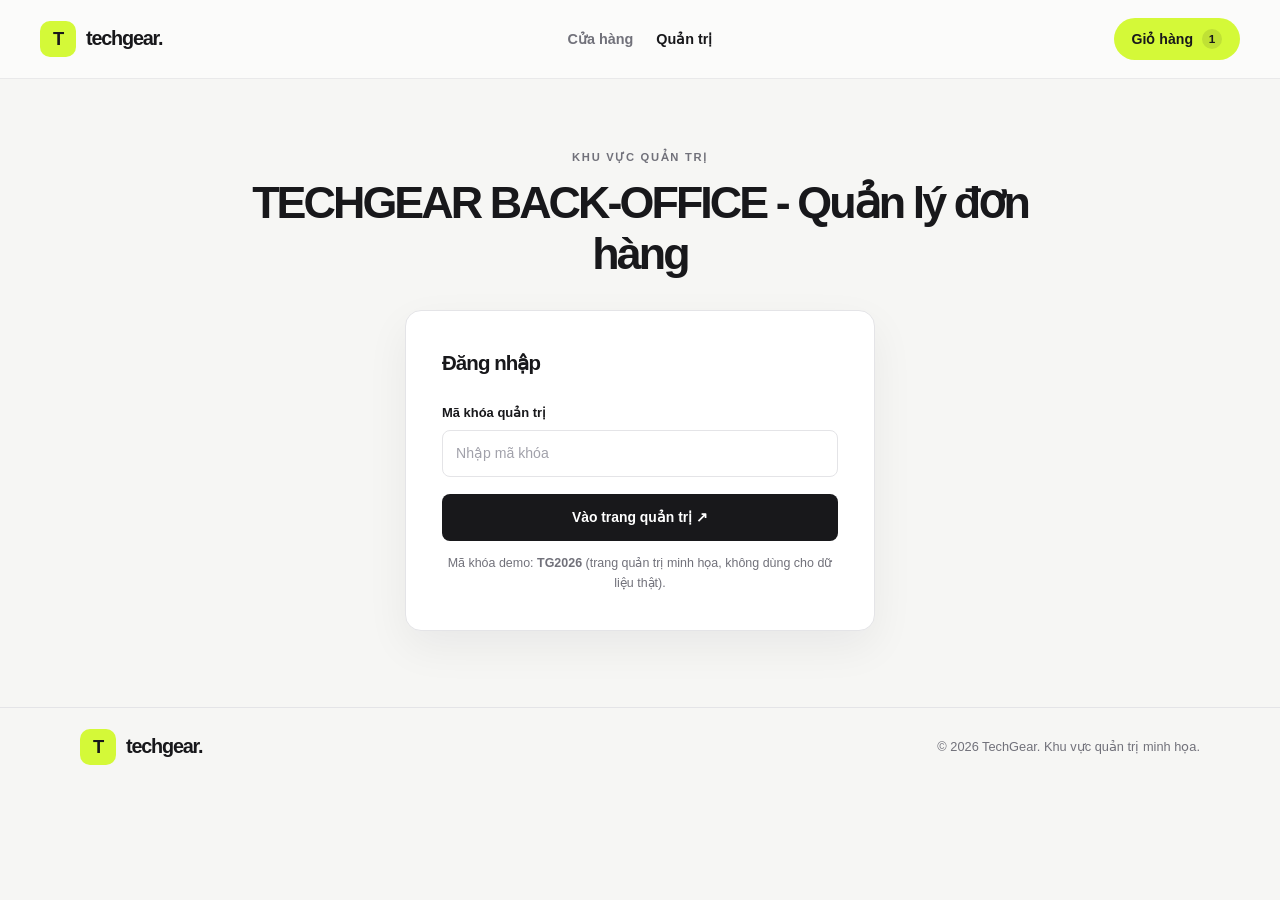
<file: admin.html>
<!DOCTYPE html>
<html lang="vi">
<head>
    <meta charset="UTF-8">
    <meta name="viewport" content="width=device-width, initial-scale=1.0">
    <meta name="description" content="Trang quản trị demo TechGear - quản lý đơn hàng.">
    <title>Quản trị | TechGear.</title>
    <link rel="stylesheet" href="css/style.css">
    <script src="store.js" defer></script>
</head>
<body>
    <header class="site-header">
        <nav class="navbar" aria-label="Điều hướng quản trị">
            <a class="brand" href="index.html" aria-label="TechGear - Trang chủ">
                <span class="brand-mark" aria-hidden="true">T</span>
                <span class="brand-name">techgear.</span>
            </a>
            <div class="admin-nav">
                <ul class="admin-tabs">
                    <li><a href="index.html">Cửa hàng</a></li>
                    <li><a href="admin.html" aria-current="page">Quản trị</a></li>
                </ul>
            </div>
            <div class="navbar-actions">
                <button class="cart-trigger" type="button" data-cart-trigger>Giỏ hàng <span class="cart-trigger-count" data-cart-count>1</span></button>
            </div>
        </nav>
    </header>

    <main class="container page-main">
        <div class="admin-title">
            <span class="eyebrow">KHU VỰC QUẢN TRỊ</span>
            <h1>TECHGEAR BACK-OFFICE - Quản lý đơn hàng</h1>
        </div>

        <section class="form-card admin-card" aria-labelledby="admin-login-title">
            <h2 id="admin-login-title">Đăng nhập</h2>
            <form data-admin-form>
                <div class="field">
                    <label for="admin-code">Mã khóa quản trị</label>
                    <input id="admin-code" name="admin-code" type="password" autocomplete="current-password" placeholder="Nhập mã khóa" required>
                </div>
                <button class="button-dark button-full" type="submit">Vào trang quản trị ↗</button>
                <p class="admin-hint">Mã khóa demo: <strong>TG2026</strong> (trang quản trị minh họa, không dùng cho dữ liệu thật).</p>
            </form>
        </section>

        <section class="admin-dashboard" data-admin-dashboard hidden aria-labelledby="orders-title">
            <h2 id="orders-title">Danh sách đơn hàng mẫu</h2>
            <div class="table-scroll">
                <table class="data-table">
                    <thead>
                        <tr>
                            <th scope="col">Mã đơn</th>
                            <th scope="col">Tên khách</th>
                            <th scope="col">Sản phẩm</th>
                            <th scope="col">Tổng tiền</th>
                            <th scope="col">Trạng thái</th>
                        </tr>
                    </thead>
                    <tbody>
                        <tr><td>#TG-2026-001</td><td>Nguyễn Minh Anh</td><td>Akko 5075B Plus</td><td>1.890.000đ</td><td><span class="status-pill">Hoàn tất</span></td></tr>
                        <tr><td>#TG-2026-002</td><td>Trần Hoàng Nam</td><td>Keychron K2 Wireless</td><td>2.190.000đ</td><td><span class="status-pill status-pill-pending">Đang xử lý</span></td></tr>
                        <tr><td>#TG-2026-003</td><td>Lê Thu Hà</td><td>Logitech G Pro X Superlight</td><td>3.290.000đ</td><td><span class="status-pill">Hoàn tất</span></td></tr>
                    </tbody>
                </table>
            </div>
        </section>
    </main>

    <footer class="site-footer">
        <div class="footer-inner">
            <a class="brand footer-brand" href="index.html"><span class="brand-mark" aria-hidden="true">T</span><span class="brand-name">techgear.</span></a>
            <p>© 2026 TechGear. Khu vực quản trị minh họa.</p>
        </div>
    </footer>

    <div class="modal-overlay" data-cart-overlay aria-hidden="true">
        <aside class="cart-panel" role="dialog" aria-modal="true" aria-labelledby="cart-title">
            <div class="cart-heading-row">
                <div><h2>GIỎ HÀNG CỦA BẠN</h2><p id="cart-title">Đồ bạn đã chọn</p></div>
                <button class="close-cart" type="button" data-cart-close aria-label="Đóng giỏ hàng">✕</button>
            </div>
            <div class="cart-items" data-cart-items></div>
            <div class="cart-summary">
                <div class="subtotal-row"><span>Tạm tính</span><span data-cart-subtotal>1.890.000đ</span></div>
                <p class="shipping-note">Phí giao hàng sẽ được xác nhận sau.</p>
                <button class="button-dark button-full" type="button" data-checkout-button>Tiếp tục đặt hàng ↗</button>
                <form class="checkout-form" data-checkout-form hidden>
                    <h3>Thông tin nhận hàng</h3>
                    <div class="field"><label for="admin-order-name">Họ và tên</label><input id="admin-order-name" name="name" type="text" autocomplete="name" required></div>
                    <div class="field"><label for="admin-order-email">Email</label><input id="admin-order-email" name="email" type="email" autocomplete="email" required></div>
                    <div class="field"><label for="admin-order-phone">Số điện thoại</label><input id="admin-order-phone" name="phone" type="tel" autocomplete="tel" required></div>
                    <div class="field"><label for="admin-order-address">Địa chỉ nhận hàng</label><input id="admin-order-address" name="address" type="text" autocomplete="street-address" required></div>
                    <button class="button-dark button-full" type="submit">Xác nhận đơn hàng ↗</button>
                </form>
            </div>
        </aside>
    </div>
</body>
</html>
</file>
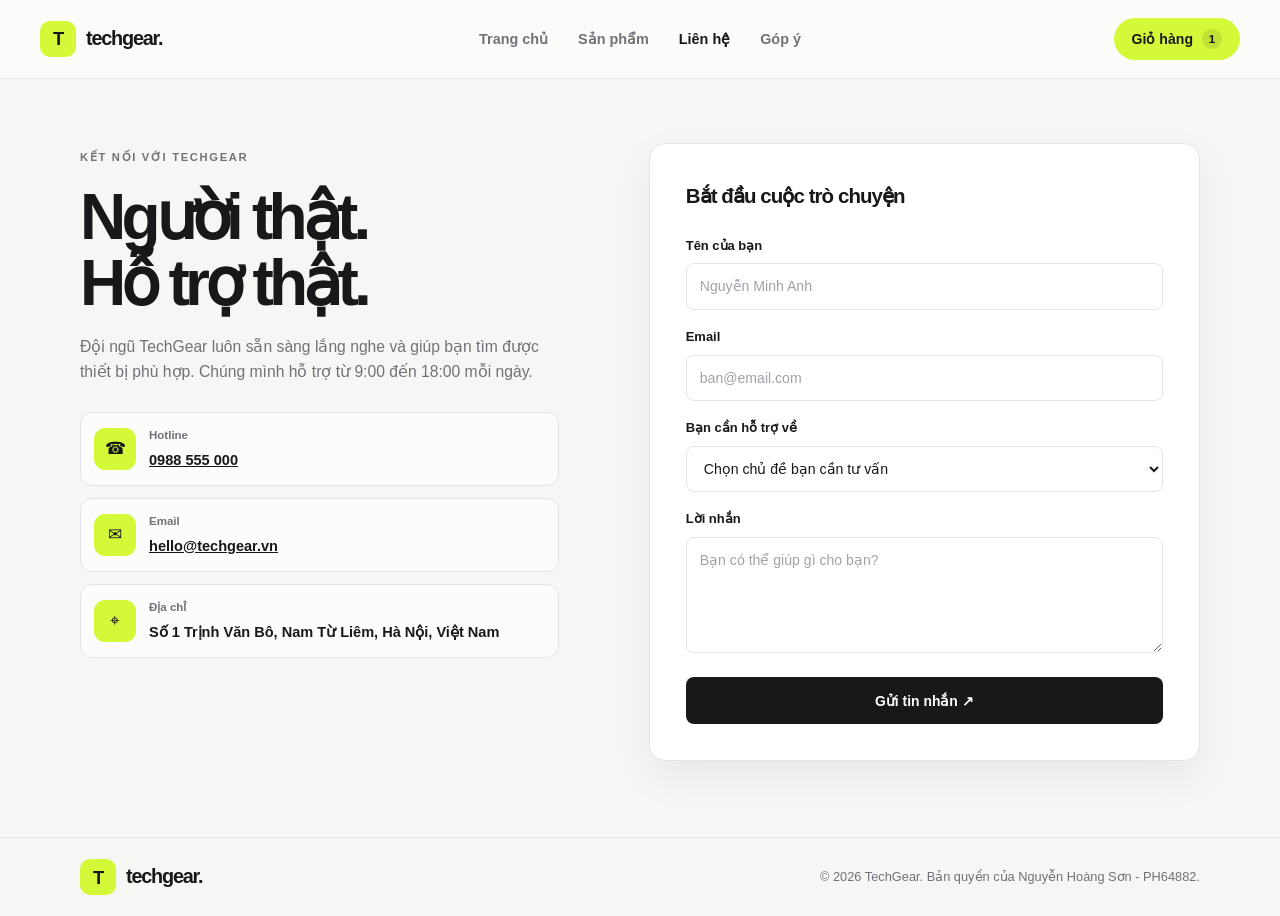
<file: contact.html>
<!DOCTYPE html>
<html lang="vi">
<head>
    <meta charset="UTF-8">
    <meta name="viewport" content="width=device-width, initial-scale=1.0">
    <meta name="description" content="Liên hệ TechGear để được đội ngũ tư vấn hỗ trợ thật về phụ kiện và góc máy.">
    <title>Liên hệ | TechGear.</title>
    <link rel="stylesheet" href="css/style.css">
    <script src="store.js" defer></script>
</head>
<body>
    <header class="site-header">
        <nav class="navbar" aria-label="Điều hướng chính">
            <a class="brand" href="index.html" aria-label="TechGear - Trang chủ">
                <span class="brand-mark" aria-hidden="true">T</span>
                <span class="brand-name">techgear.</span>
            </a>
            <ul class="main-nav">
                <li><a href="index.html">Trang chủ</a></li>
                <li><a href="products.html">Sản phẩm</a></li>
                <li><a href="contact.html" aria-current="page">Liên hệ</a></li>
                <li><a href="feedback.html">Góp ý</a></li>
            </ul>
            <div class="navbar-actions">
                <button class="cart-trigger" type="button" data-cart-trigger>Giỏ hàng <span class="cart-trigger-count" data-cart-count>1</span></button>
            </div>
        </nav>
    </header>

    <main class="container page-main">
        <div class="contact-layout">
            <section class="contact-copy" aria-labelledby="contact-title">
                <span class="eyebrow">KẾT NỐI VỚI TECHGEAR</span>
                <h1 id="contact-title">Người thật.<br>Hỗ trợ thật.</h1>
                <p>Đội ngũ TechGear luôn sẵn sàng lắng nghe và giúp bạn tìm được thiết bị phù hợp. Chúng mình hỗ trợ từ 9:00 đến 18:00 mỗi ngày.</p>
                <div class="contact-list">
                    <article class="contact-item">
                        <span class="contact-icon" aria-hidden="true">☎</span>
                        <p><span class="contact-item-label">Hotline</span><a class="contact-item-value" href="tel:0988555000">0988 555 000</a></p>
                    </article>
                    <article class="contact-item">
                        <span class="contact-icon" aria-hidden="true">✉</span>
                        <p><span class="contact-item-label">Email</span><a class="contact-item-value" href="mailto:hello@techgear.vn">hello@techgear.vn</a></p>
                    </article>
                    <article class="contact-item">
                        <span class="contact-icon" aria-hidden="true">⌖</span>
                        <p><span class="contact-item-label">Địa chỉ</span><span class="contact-item-value">Số 1 Trịnh Văn Bô, Nam Từ Liêm, Hà Nội, Việt Nam</span></p>
                    </article>
                </div>
            </section>

            <section class="form-card" aria-labelledby="contact-form-title">
                <h2 id="contact-form-title">Bắt đầu cuộc trò chuyện</h2>
                <form data-contact-form>
                    <div class="field">
                        <label for="contact-name">Tên của bạn</label>
                        <input id="contact-name" name="name" type="text" autocomplete="name" placeholder="Nguyễn Minh Anh" required>
                    </div>
                    <div class="field">
                        <label for="contact-email">Email</label>
                        <input id="contact-email" name="email" type="email" autocomplete="email" placeholder="ban@email.com" required>
                    </div>
                    <div class="field">
                        <label for="contact-topic">Bạn cần hỗ trợ về</label>
                        <select id="contact-topic" name="topic" required>
                            <option value="">Chọn chủ đề bạn cần tư vấn</option>
                            <option>Tư vấn sản phẩm</option>
                            <option>Đơn hàng và giao hàng</option>
                            <option>Bảo hành và đổi trả</option>
                            <option>Setup góc làm việc</option>
                        </select>
                    </div>
                    <div class="field">
                        <label for="contact-message">Lời nhắn</label>
                        <textarea id="contact-message" name="message" placeholder="Bạn có thể giúp gì cho bạn?" required></textarea>
                    </div>
                    <button class="button-dark button-full" type="submit">Gửi tin nhắn ↗</button>
                </form>
            </section>
        </div>
    </main>

    <footer class="site-footer">
        <div class="footer-inner">
            <a class="brand footer-brand" href="index.html"><span class="brand-mark" aria-hidden="true">T</span><span class="brand-name">techgear.</span></a>
            <p>© 2026 TechGear. Bản quyền của Nguyễn Hoàng Sơn - PH64882.</p>
        </div>
    </footer>

    <div class="modal-overlay" data-cart-overlay aria-hidden="true">
        <aside class="cart-panel" role="dialog" aria-modal="true" aria-labelledby="cart-title">
            <div class="cart-heading-row">
                <div><h2>GIỎ HÀNG CỦA BẠN</h2><p id="cart-title">Đồ bạn đã chọn</p></div>
                <button class="close-cart" type="button" data-cart-close aria-label="Đóng giỏ hàng">✕</button>
            </div>
            <div class="cart-items" data-cart-items></div>
            <div class="cart-summary">
                <div class="subtotal-row"><span>Tạm tính</span><span data-cart-subtotal>1.890.000đ</span></div>
                <p class="shipping-note">Phí giao hàng sẽ được xác nhận sau.</p>
                <button class="button-dark button-full" type="button" data-checkout-button>Tiếp tục đặt hàng ↗</button>
                <form class="checkout-form" data-checkout-form hidden>
                    <h3>Thông tin nhận hàng</h3>
                    <div class="field"><label for="contact-order-name">Họ và tên</label><input id="contact-order-name" name="name" type="text" autocomplete="name" required></div>
                    <div class="field"><label for="contact-order-email">Email</label><input id="contact-order-email" name="email" type="email" autocomplete="email" required></div>
                    <div class="field"><label for="contact-order-phone">Số điện thoại</label><input id="contact-order-phone" name="phone" type="tel" autocomplete="tel" required></div>
                    <div class="field"><label for="contact-order-address">Địa chỉ nhận hàng</label><input id="contact-order-address" name="address" type="text" autocomplete="street-address" required></div>
                    <button class="button-dark button-full" type="submit">Xác nhận đơn hàng ↗</button>
                </form>
            </div>
        </aside>
    </div>
</body>
</html>
</file>
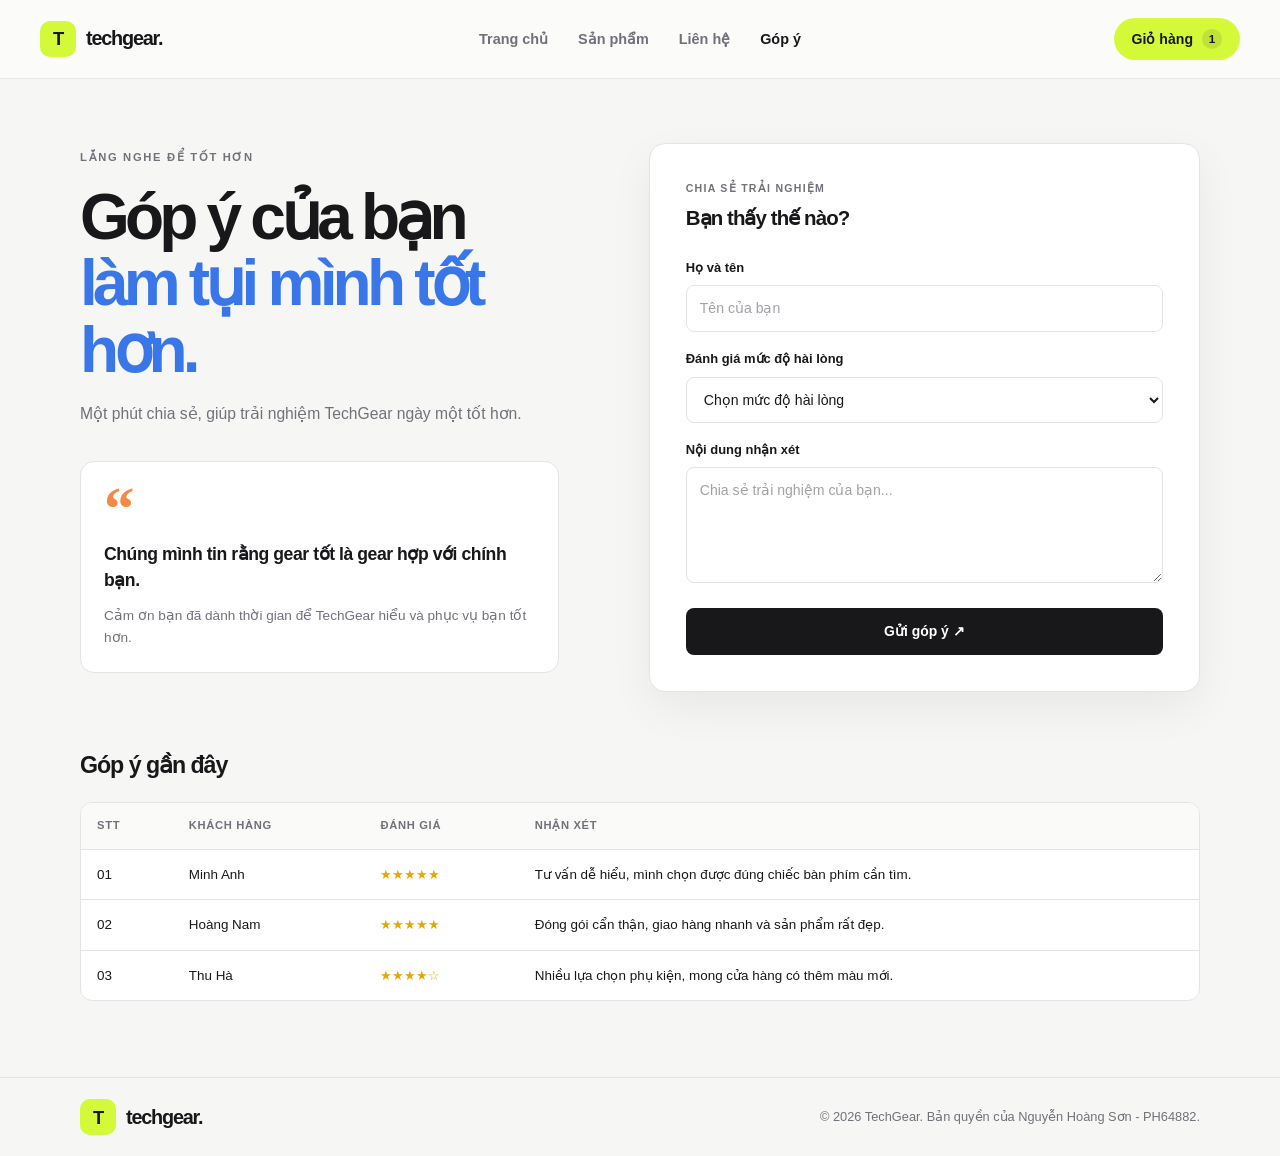
<file: feedback.html>
<!DOCTYPE html>
<html lang="vi">
<head>
    <meta charset="UTF-8">
    <meta name="viewport" content="width=device-width, initial-scale=1.0">
    <meta name="description" content="Chia sẻ nhận xét để giúp TechGear cải thiện trải nghiệm mua sắm.">
    <title>Góp ý | TechGear.</title>
    <link rel="stylesheet" href="css/style.css">
    <script src="store.js" defer></script>
</head>
<body>
    <header class="site-header">
        <nav class="navbar" aria-label="Điều hướng chính">
            <a class="brand" href="index.html" aria-label="TechGear - Trang chủ">
                <span class="brand-mark" aria-hidden="true">T</span>
                <span class="brand-name">techgear.</span>
            </a>
            <ul class="main-nav">
                <li><a href="index.html">Trang chủ</a></li>
                <li><a href="products.html">Sản phẩm</a></li>
                <li><a href="contact.html">Liên hệ</a></li>
                <li><a href="feedback.html" aria-current="page">Góp ý</a></li>
            </ul>
            <div class="navbar-actions">
                <button class="cart-trigger" type="button" data-cart-trigger>Giỏ hàng <span class="cart-trigger-count" data-cart-count>1</span></button>
            </div>
        </nav>
    </header>

    <main class="container page-main">
        <div class="feedback-layout">
            <section class="feedback-copy" aria-labelledby="feedback-title">
                <span class="eyebrow">LẮNG NGHE ĐỂ TỐT HƠN</span>
                <h1 id="feedback-title">Góp ý của bạn <span class="accent-blue">làm tụi mình tốt hơn.</span></h1>
                <p>Một phút chia sẻ, giúp trải nghiệm TechGear ngày một tốt hơn.</p>
                <div class="quote-card">
                    <span class="quote-mark" aria-hidden="true">“</span>
                    <blockquote>Chúng mình tin rằng gear tốt là gear hợp với chính bạn.</blockquote>
                    <p>Cảm ơn bạn đã dành thời gian để TechGear hiểu và phục vụ bạn tốt hơn.</p>
                </div>
            </section>

            <section class="form-card" aria-labelledby="feedback-form-title">
                <span class="form-kicker">CHIA SẺ TRẢI NGHIỆM</span>
                <h2 id="feedback-form-title">Bạn thấy thế nào?</h2>
                <form data-feedback-form>
                    <div class="field">
                        <label for="feedback-name">Họ và tên</label>
                        <input id="feedback-name" name="name" type="text" autocomplete="name" placeholder="Tên của bạn" required>
                    </div>
                    <div class="field">
                        <label for="feedback-rating">Đánh giá mức độ hài lòng</label>
                        <select id="feedback-rating" name="rating" required>
                            <option value="">Chọn mức độ hài lòng</option>
                            <option value="5">⭐⭐⭐⭐⭐ - Rất hài lòng</option>
                            <option value="4">⭐⭐⭐⭐ - Hài lòng</option>
                            <option value="3">⭐⭐⭐ - Bình thường</option>
                            <option value="2">⭐⭐ - Chưa hài lòng</option>
                            <option value="1">⭐ - Không hài lòng</option>
                        </select>
                    </div>
                    <div class="field">
                        <label for="feedback-message">Nội dung nhận xét</label>
                        <textarea id="feedback-message" name="message" placeholder="Chia sẻ trải nghiệm của bạn..." required></textarea>
                    </div>
                    <button class="button-dark button-full" type="submit">Gửi góp ý ↗</button>
                </form>
            </section>
        </div>

        <section class="feedback-table-section" aria-labelledby="reviews-title">
            <h2 id="reviews-title">Góp ý gần đây</h2>
            <div class="table-scroll">
                <table class="data-table">
                    <thead>
                        <tr>
                            <th scope="col">STT</th>
                            <th scope="col">Khách hàng</th>
                            <th scope="col">Đánh giá</th>
                            <th scope="col">Nhận xét</th>
                        </tr>
                    </thead>
                    <tbody>
                        <tr><td>01</td><td>Minh Anh</td><td class="stars" aria-label="5 trên 5 sao">★★★★★</td><td>Tư vấn dễ hiểu, mình chọn được đúng chiếc bàn phím cần tìm.</td></tr>
                        <tr><td>02</td><td>Hoàng Nam</td><td class="stars" aria-label="5 trên 5 sao">★★★★★</td><td>Đóng gói cẩn thận, giao hàng nhanh và sản phẩm rất đẹp.</td></tr>
                        <tr><td>03</td><td>Thu Hà</td><td class="stars" aria-label="4 trên 5 sao">★★★★☆</td><td>Nhiều lựa chọn phụ kiện, mong cửa hàng có thêm màu mới.</td></tr>
                    </tbody>
                </table>
            </div>
        </section>
    </main>

    <footer class="site-footer">
        <div class="footer-inner">
            <a class="brand footer-brand" href="index.html"><span class="brand-mark" aria-hidden="true">T</span><span class="brand-name">techgear.</span></a>
            <p>© 2026 TechGear. Bản quyền của Nguyễn Hoàng Sơn - PH64882.</p>
        </div>
    </footer>

    <div class="modal-overlay" data-cart-overlay aria-hidden="true">
        <aside class="cart-panel" role="dialog" aria-modal="true" aria-labelledby="cart-title">
            <div class="cart-heading-row">
                <div><h2>GIỎ HÀNG CỦA BẠN</h2><p id="cart-title">Đồ bạn đã chọn</p></div>
                <button class="close-cart" type="button" data-cart-close aria-label="Đóng giỏ hàng">✕</button>
            </div>
            <div class="cart-items" data-cart-items></div>
            <div class="cart-summary">
                <div class="subtotal-row"><span>Tạm tính</span><span data-cart-subtotal>1.890.000đ</span></div>
                <p class="shipping-note">Phí giao hàng sẽ được xác nhận sau.</p>
                <button class="button-dark button-full" type="button" data-checkout-button>Tiếp tục đặt hàng ↗</button>
                <form class="checkout-form" data-checkout-form hidden>
                    <h3>Thông tin nhận hàng</h3>
                    <div class="field"><label for="feedback-order-name">Họ và tên</label><input id="feedback-order-name" name="name" type="text" autocomplete="name" required></div>
                    <div class="field"><label for="feedback-order-email">Email</label><input id="feedback-order-email" name="email" type="email" autocomplete="email" required></div>
                    <div class="field"><label for="feedback-order-phone">Số điện thoại</label><input id="feedback-order-phone" name="phone" type="tel" autocomplete="tel" required></div>
                    <div class="field"><label for="feedback-order-address">Địa chỉ nhận hàng</label><input id="feedback-order-address" name="address" type="text" autocomplete="street-address" required></div>
                    <button class="button-dark button-full" type="submit">Xác nhận đơn hàng ↗</button>
                </form>
            </div>
        </aside>
    </div>
</body>
</html>
</file>
<file: css/style.css>
/* Shared TechGear styles: warm neutrals, lime accents and simple layouts. */
* {
    box-sizing: border-box;
    margin: 0;
    padding: 0;
}

:root {
    color-scheme: light;
    --color-page: #f6f6f4;
    --color-card: #fff;
    --color-ink: #18181b;
    --color-muted: #71717a;
    --color-border: #e4e4e7;
    --color-lime: #d4f938;
    --color-blue: #3977e8;
    --color-orange: #f28a45;
    --color-red: #e34f4f;
    --shadow-soft: 0 16px 44px rgb(24 24 27 / 6%);
}

html {
    scroll-behavior: smooth;
}

body {
    min-width: 320px;
    min-height: 100vh;
    background: var(--color-page);
    color: var(--color-ink);
    font-family: Inter, "Segoe UI", Arial, sans-serif;
    line-height: 1.6;
}

body.is-locked {
    overflow: hidden;
}

button,
input,
select,
textarea {
    color: inherit;
    font: inherit;
}

button,
a {
    -webkit-tap-highlight-color: transparent;
}

button {
    cursor: pointer;
}

a {
    color: inherit;
}

img {
    display: block;
    max-width: 100%;
}

.site-header {
    position: sticky;
    z-index: 5;
    top: 0;
    border-bottom: 1px solid rgb(228 228 231 / 78%);
    background: rgb(251 251 250 / 94%);
    backdrop-filter: blur(14px);
}

.navbar {
    display: grid;
    width: min(100% - 48px, 1200px);
    min-height: 78px;
    grid-template-columns: 1fr auto 1fr;
    align-items: center;
    gap: 24px;
    margin: 0 auto;
}

.brand {
    display: inline-flex;
    width: fit-content;
    align-items: center;
    gap: 10px;
    color: var(--color-ink);
    font-size: 1.25rem;
    font-weight: 800;
    letter-spacing: -0.06em;
    text-decoration: none;
}

.brand-mark {
    display: grid;
    width: 36px;
    height: 36px;
    place-items: center;
    border-radius: 10px;
    background: var(--color-lime);
    font-size: 1.15rem;
    font-weight: 900;
}

.brand-name {
    font-size: 1.24rem;
}

.main-nav {
    display: flex;
    align-items: center;
    gap: 30px;
    list-style: none;
}

.main-nav a,
.admin-tabs a {
    color: var(--color-muted);
    font-size: 0.9rem;
    font-weight: 600;
    text-decoration: none;
    transition: color 160ms ease;
}

.main-nav a:hover,
.main-nav a[aria-current="page"],
.admin-tabs a:hover,
.admin-tabs a[aria-current="page"] {
    color: var(--color-ink);
}

.navbar-actions {
    display: flex;
    justify-content: flex-end;
}

.cart-trigger {
    display: inline-flex;
    min-height: 42px;
    align-items: center;
    gap: 9px;
    padding: 0 18px;
    border: 0;
    border-radius: 999px;
    background: var(--color-lime);
    color: var(--color-ink);
    font-size: 0.88rem;
    font-weight: 750;
    transition: transform 160ms ease, background 160ms ease;
}

.cart-trigger:hover,
.add-button:hover {
    transform: translateY(-2px);
    background: #c8ee30;
}

.cart-trigger-count {
    display: grid;
    min-width: 20px;
    height: 20px;
    place-items: center;
    padding: 0 5px;
    border-radius: 50%;
    background: rgb(24 24 27 / 10%);
    font-size: 0.73rem;
}

.container {
    width: min(100% - 48px, 1120px);
    margin: 0 auto;
}

.home-main,
.page-main {
    padding-top: 64px;
}

.section-heading {
    margin-bottom: 32px;
    font-size: clamp(2rem, 4vw, 2.8rem);
    font-weight: 760;
    letter-spacing: -0.065em;
    line-height: 1.15;
}

.home-heading {
    margin-bottom: 32px;
    text-align: center;
}

.product-grid {
    display: grid;
    grid-template-columns: repeat(3, minmax(0, 1fr));
    gap: 22px;
}

.product-card {
    position: relative;
    display: flex;
    min-width: 0;
    flex-direction: column;
    overflow: hidden;
    padding: 12px 12px 17px;
    border: 1px solid var(--color-border);
    border-radius: 16px;
    background: var(--color-card);
    box-shadow: 0 5px 18px rgb(24 24 27 / 3%);
    transition: transform 180ms ease, box-shadow 180ms ease;
}

.product-card:hover {
    transform: translateY(-4px);
    box-shadow: var(--shadow-soft);
}

.product-image-wrap {
    position: relative;
    overflow: hidden;
    aspect-ratio: 1.16 / 1;
    border-radius: 11px;
    background: #eeefeb;
}

.product-image {
    width: 100%;
    height: 100%;
    object-fit: cover;
    transition: transform 240ms ease;
}

.product-card:hover .product-image {
    transform: scale(1.035);
}

.product-badge {
    position: absolute;
    top: 12px;
    left: 12px;
    z-index: 1;
    display: inline-flex;
    align-items: center;
    padding: 5px 9px;
    border-radius: 999px;
    background: var(--color-lime);
    color: var(--color-ink);
    font-size: 0.62rem;
    font-weight: 800;
    letter-spacing: 0.09em;
}

.product-badge-hot {
    top: 12px;
    right: 12px;
    left: auto;
    background: var(--color-red);
    color: #fff;
    letter-spacing: 0.04em;
}

.product-info {
    display: flex;
    flex: 1;
    flex-direction: column;
    align-items: flex-start;
    padding: 16px 7px 0;
}

.product-category {
    margin-bottom: 5px;
    color: var(--color-muted);
    font-size: 0.67rem;
    font-weight: 750;
    letter-spacing: 0.11em;
    text-transform: uppercase;
}

.product-title {
    max-width: calc(100% - 44px);
    margin-bottom: 7px;
    font-size: 1.02rem;
    font-weight: 700;
    letter-spacing: -0.035em;
    line-height: 1.35;
}

.product-description {
    margin-bottom: 11px;
    color: var(--color-muted);
    font-size: 0.84rem;
    line-height: 1.55;
}

.product-price {
    margin-top: auto;
    color: var(--color-ink);
    font-size: 1rem;
    font-weight: 800;
    letter-spacing: -0.025em;
}

.add-button {
    position: absolute;
    right: 18px;
    bottom: 17px;
    display: grid;
    width: 38px;
    height: 38px;
    place-items: center;
    border: 0;
    border-radius: 50%;
    background: var(--color-lime);
    color: var(--color-ink);
    font-size: 1.5rem;
    font-weight: 500;
    line-height: 1;
    transition: transform 160ms ease, background 160ms ease;
}

.product-grid-page {
    grid-template-columns: repeat(4, minmax(0, 1fr));
    gap: 18px;
}

.product-grid-page .product-card {
    padding: 10px 10px 15px;
}

.product-grid-page .product-image-wrap {
    aspect-ratio: 1.08 / 1;
}

.product-grid-page .product-info {
    padding: 13px 5px 0;
}

.product-grid-page .product-title {
    font-size: 0.93rem;
}

.product-grid-page .product-price {
    font-size: 0.94rem;
}

.product-grid-page .add-button {
    right: 15px;
    bottom: 14px;
    width: 34px;
    height: 34px;
}

.catalog-tools {
    display: flex;
    align-items: center;
    justify-content: space-between;
    gap: 16px;
    margin: 0 0 25px;
}

.search-box {
    position: relative;
    flex: 1;
    max-width: 390px;
}

.search-box input {
    width: 100%;
    height: 46px;
    padding: 0 16px 0 42px;
    border: 1px solid var(--color-border);
    border-radius: 9px;
    outline: 0;
    background: var(--color-card);
}

.search-box input:focus,
.field input:focus,
.field select:focus,
.field textarea:focus {
    border-color: #a1a1aa;
    box-shadow: 0 0 0 3px rgb(24 24 27 / 5%);
}

.search-icon {
    position: absolute;
    top: 50%;
    left: 15px;
    color: var(--color-muted);
    pointer-events: none;
    transform: translateY(-50%);
}

.category-filter {
    display: flex;
    flex-wrap: wrap;
    justify-content: flex-end;
    gap: 8px;
}

.filter-button {
    min-height: 38px;
    padding: 0 13px;
    border: 1px solid var(--color-border);
    border-radius: 999px;
    background: transparent;
    color: var(--color-muted);
    font-size: 0.78rem;
    font-weight: 650;
}

.filter-button:hover,
.filter-button[aria-pressed="true"] {
    border-color: var(--color-ink);
    background: var(--color-ink);
    color: #fff;
}

.empty-results {
    grid-column: 1 / -1;
    padding: 45px 20px;
    color: var(--color-muted);
    text-align: center;
}

.page-intro {
    max-width: 680px;
    margin: -12px 0 36px;
    color: var(--color-muted);
}

.contact-layout,
.feedback-layout {
    display: grid;
    grid-template-columns: minmax(0, 0.93fr) minmax(0, 1.07fr);
    align-items: start;
    gap: clamp(32px, 7vw, 92px);
}

.eyebrow {
    display: inline-block;
    margin-bottom: 17px;
    color: var(--color-muted);
    font-size: 0.7rem;
    font-weight: 800;
    letter-spacing: 0.15em;
}

.contact-copy h1,
.feedback-copy h1 {
    margin-bottom: 17px;
    font-size: clamp(2.35rem, 5.4vw, 4rem);
    font-weight: 770;
    letter-spacing: -0.075em;
    line-height: 1.04;
}

.contact-copy > p,
.feedback-copy > p {
    max-width: 460px;
    color: var(--color-muted);
    font-size: 0.98rem;
}

.contact-list {
    display: grid;
    gap: 12px;
    margin-top: 28px;
}

.contact-item {
    display: grid;
    grid-template-columns: 42px minmax(0, 1fr);
    align-items: center;
    gap: 13px;
    padding: 13px;
    border: 1px solid var(--color-border);
    border-radius: 12px;
    background: rgb(255 255 255 / 72%);
}

.contact-icon {
    display: grid;
    width: 42px;
    height: 42px;
    place-items: center;
    border-radius: 11px;
    background: var(--color-lime);
    font-size: 1.05rem;
}

.contact-item-label {
    display: block;
    margin-bottom: 2px;
    color: var(--color-muted);
    font-size: 0.72rem;
    font-weight: 650;
}

.contact-item-value {
    font-size: 0.91rem;
    font-weight: 700;
    overflow-wrap: anywhere;
}

.form-card {
    padding: clamp(22px, 3.5vw, 36px);
    border: 1px solid var(--color-border);
    border-radius: 16px;
    background: var(--color-card);
    box-shadow: var(--shadow-soft);
}

.form-card h2 {
    margin-bottom: 23px;
    font-size: 1.28rem;
    font-weight: 750;
    letter-spacing: -0.045em;
}

.field {
    margin-bottom: 17px;
}

.field label {
    display: block;
    margin-bottom: 7px;
    font-size: 0.81rem;
    font-weight: 680;
}

.field input,
.field select,
.field textarea {
    width: 100%;
    min-height: 46px;
    padding: 11px 13px;
    border: 1px solid var(--color-border);
    border-radius: 8px;
    outline: 0;
    background: #fff;
    font-size: 0.88rem;
    transition: border-color 150ms ease, box-shadow 150ms ease;
}

.field input::placeholder,
.field textarea::placeholder,
.search-box input::placeholder {
    color: #a1a1aa;
}

.field textarea {
    min-height: 116px;
    resize: vertical;
}

.button-dark {
    display: inline-flex;
    min-height: 47px;
    align-items: center;
    justify-content: center;
    gap: 9px;
    padding: 0 20px;
    border: 0;
    border-radius: 8px;
    background: var(--color-ink);
    color: #fff;
    font-size: 0.87rem;
    font-weight: 700;
    text-decoration: none;
    transition: background 160ms ease, transform 160ms ease;
}

.button-dark:hover {
    transform: translateY(-1px);
    background: #333338;
}

.button-full {
    width: 100%;
}

.accent-blue {
    color: var(--color-blue);
}

.feedback-copy h1 span {
    display: block;
}

.quote-card {
    margin-top: 35px;
    padding: 23px;
    border: 1px solid var(--color-border);
    border-radius: 14px;
    background: #fff;
}

.quote-mark {
    display: block;
    margin-bottom: 9px;
    color: var(--color-orange);
    font-family: Georgia, serif;
    font-size: 3.8rem;
    font-weight: 700;
    line-height: 0.8;
}

.quote-card blockquote {
    font-size: 1.1rem;
    font-weight: 700;
    letter-spacing: -0.025em;
    line-height: 1.45;
}

.quote-card p {
    margin-top: 12px;
    color: var(--color-muted);
    font-size: 0.85rem;
}

.form-kicker {
    display: block;
    margin-bottom: 5px;
    color: var(--color-muted);
    font-size: 0.66rem;
    font-weight: 800;
    letter-spacing: 0.12em;
}

.feedback-table-section {
    margin-top: 55px;
}

.feedback-table-section h2 {
    margin-bottom: 18px;
    font-size: 1.45rem;
    letter-spacing: -0.045em;
}

.table-scroll {
    overflow-x: auto;
    border: 1px solid var(--color-border);
    border-radius: 12px;
    background: #fff;
}

.data-table {
    width: 100%;
    border-collapse: collapse;
    text-align: left;
}

.data-table th,
.data-table td {
    padding: 14px 16px;
    border-bottom: 1px solid var(--color-border);
    font-size: 0.84rem;
}

.data-table th {
    background: #fafaf9;
    color: var(--color-muted);
    font-size: 0.7rem;
    font-weight: 750;
    letter-spacing: 0.06em;
    text-transform: uppercase;
}

.data-table tbody tr:last-child td {
    border-bottom: 0;
}

.stars {
    color: #e6a800;
    white-space: nowrap;
}

.site-footer {
    margin-top: 76px;
    border-top: 1px solid var(--color-border);
    color: var(--color-muted);
}

.footer-inner {
    display: flex;
    width: min(100% - 48px, 1120px);
    min-height: 78px;
    align-items: center;
    justify-content: space-between;
    gap: 16px;
    margin: 0 auto;
    font-size: 0.8rem;
}

.footer-brand {
    color: var(--color-ink);
    font-weight: 800;
}

.modal-overlay {
    position: fixed;
    z-index: 20;
    inset: 0;
    display: flex;
    justify-content: flex-end;
    background: rgb(24 24 27 / 44%);
    opacity: 0;
    pointer-events: none;
    transition: opacity 200ms ease;
}

.modal-overlay.is-open {
    opacity: 1;
    pointer-events: auto;
}

.cart-panel {
    display: flex;
    width: min(100%, 440px);
    height: 100%;
    flex-direction: column;
    overflow-y: auto;
    padding: 25px;
    background: var(--color-page);
    box-shadow: -16px 0 50px rgb(24 24 27 / 12%);
    transform: translateX(30px);
    transition: transform 220ms ease;
}

.modal-overlay.is-open .cart-panel {
    transform: translateX(0);
}

.cart-heading-row {
    display: flex;
    align-items: flex-start;
    justify-content: space-between;
    gap: 16px;
    padding-bottom: 20px;
    border-bottom: 1px solid var(--color-border);
}

.cart-heading-row h2 {
    font-size: 0.7rem;
    font-weight: 800;
    letter-spacing: 0.13em;
}

.cart-heading-row p {
    margin-top: 3px;
    font-size: 1.2rem;
    font-weight: 760;
    letter-spacing: -0.045em;
}

.close-cart {
    display: grid;
    width: 36px;
    height: 36px;
    flex: 0 0 auto;
    place-items: center;
    border: 1px solid var(--color-border);
    border-radius: 50%;
    background: #fff;
    font-size: 1rem;
}

.cart-items {
    display: grid;
    gap: 12px;
    padding: 19px 0;
}

.cart-line {
    display: grid;
    grid-template-columns: 1fr auto;
    align-items: center;
    gap: 12px;
    padding: 15px;
    border: 1px solid var(--color-border);
    border-radius: 11px;
    background: #fff;
}

.cart-line-name {
    font-size: 0.9rem;
    font-weight: 700;
}

.cart-line-price {
    margin-top: 3px;
    color: var(--color-muted);
    font-size: 0.81rem;
}

.remove-item {
    padding: 5px;
    border: 0;
    background: transparent;
    color: var(--color-muted);
    font-size: 0.75rem;
    text-decoration: underline;
    text-underline-offset: 3px;
}

.cart-empty {
    padding: 24px 0;
    color: var(--color-muted);
    text-align: center;
}

.cart-summary {
    margin-top: auto;
    padding-top: 18px;
    border-top: 1px solid var(--color-border);
}

.subtotal-row {
    display: flex;
    align-items: center;
    justify-content: space-between;
    font-size: 0.91rem;
    font-weight: 750;
}

.shipping-note {
    margin-top: 5px;
    color: var(--color-muted);
    font-size: 0.78rem;
}

.cart-summary .button-dark {
    margin-top: 17px;
}

.checkout-form {
    margin-top: 22px;
    padding-top: 20px;
    border-top: 1px solid var(--color-border);
}

.checkout-form[hidden] {
    display: none;
}

.checkout-form h3 {
    margin-bottom: 15px;
    font-size: 1.05rem;
    letter-spacing: -0.035em;
}

.checkout-form .field {
    margin-bottom: 12px;
}

.checkout-form .field input {
    min-height: 42px;
}

.admin-nav {
    display: flex;
    grid-column: 2;
    align-items: center;
    justify-content: center;
}

.admin-tabs {
    display: flex;
    gap: 23px;
    list-style: none;
}

.admin-title {
    max-width: 780px;
    margin: 0 auto 30px;
    text-align: center;
}

.admin-title .eyebrow {
    margin-bottom: 10px;
}

.admin-title h1 {
    font-size: clamp(1.8rem, 4vw, 2.8rem);
    letter-spacing: -0.065em;
    line-height: 1.15;
}

.admin-card {
    width: min(100%, 470px);
    margin: 0 auto 38px;
}

.admin-hint {
    margin-top: 13px;
    color: var(--color-muted);
    font-size: 0.78rem;
    text-align: center;
}

.admin-dashboard {
    margin-top: 36px;
}

.admin-dashboard[hidden] {
    display: none;
}

.admin-dashboard h2 {
    margin-bottom: 16px;
    font-size: 1.35rem;
    letter-spacing: -0.04em;
}

.status-pill {
    display: inline-block;
    padding: 4px 9px;
    border-radius: 999px;
    background: #eff6d7;
    color: #466315;
    font-size: 0.73rem;
    font-weight: 700;
    white-space: nowrap;
}

.status-pill-pending {
    background: #fff1dd;
    color: #9a5b00;
}

.is-hidden {
    display: none !important;
}

@media (max-width: 900px) {
    .navbar {
        grid-template-columns: auto 1fr auto;
        gap: 16px;
    }

    .main-nav {
        gap: 16px;
    }

    .product-grid-page {
        grid-template-columns: repeat(2, minmax(0, 1fr));
    }

    .contact-layout,
    .feedback-layout {
        grid-template-columns: repeat(2, minmax(0, 1fr));
        gap: 28px;
    }
}

@media (max-width: 680px) {
    .navbar {
        width: min(100% - 32px, 1120px);
        min-height: auto;
        grid-template-columns: 1fr auto;
        padding: 13px 0;
        row-gap: 12px;
    }

    .brand {
        grid-column: 1;
        grid-row: 1;
    }

    .navbar-actions {
        grid-column: 2;
        grid-row: 1;
    }

    .main-nav {
        grid-column: 1 / -1;
        grid-row: 2;
        justify-content: center;
        gap: clamp(14px, 5vw, 28px);
        padding-top: 3px;
    }

    .main-nav a {
        font-size: 0.82rem;
    }

    .admin-nav {
        grid-column: 1;
        grid-row: 2;
        justify-content: flex-start;
    }

    .admin-tabs {
        gap: 17px;
    }

    .container,
    .footer-inner {
        width: min(100% - 32px, 1120px);
    }

    .home-main,
    .page-main {
        padding-top: 45px;
    }

    .product-grid {
        grid-template-columns: repeat(2, minmax(0, 1fr));
        gap: 13px;
    }

    .product-card {
        padding: 8px 8px 14px;
        border-radius: 13px;
    }

    .product-image-wrap {
        aspect-ratio: 0.98 / 1;
        border-radius: 9px;
    }

    .product-info {
        padding: 12px 5px 0;
    }

    .product-title {
        max-width: calc(100% - 34px);
        font-size: 0.9rem;
    }

    .product-category {
        font-size: 0.59rem;
    }

    .product-price {
        font-size: 0.91rem;
    }

    .add-button {
        right: 12px;
        bottom: 12px;
        width: 32px;
        height: 32px;
        font-size: 1.3rem;
    }

    .catalog-tools {
        align-items: stretch;
        flex-direction: column;
    }

    .search-box {
        max-width: none;
    }

    .category-filter {
        justify-content: flex-start;
    }

    .contact-layout,
    .feedback-layout {
        grid-template-columns: 1fr;
        gap: 30px;
    }

    .contact-copy h1,
    .feedback-copy h1 {
        max-width: 580px;
    }

    .feedback-copy h1 span {
        display: inline;
    }

    .quote-card {
        margin-top: 22px;
    }

    .footer-inner {
        align-items: flex-start;
        flex-direction: column;
        justify-content: center;
        padding: 18px 0;
    }

    .table-scroll {
        margin-right: -16px;
    }

    .data-table {
        min-width: 600px;
    }
}

@media (max-width: 390px) {
    .main-nav {
        gap: 12px;
    }

    .main-nav a {
        font-size: 0.76rem;
    }

    .cart-trigger {
        min-height: 38px;
        gap: 6px;
        padding: 0 12px;
        font-size: 0.8rem;
    }

    .product-grid-page {
        gap: 11px;
    }

    .cart-panel {
        padding: 19px;
    }
}

@media (prefers-reduced-motion: reduce) {
    *,
    *::before,
    *::after {
        scroll-behavior: auto !important;
        transition-duration: 0.01ms !important;
    }
}
</file>
